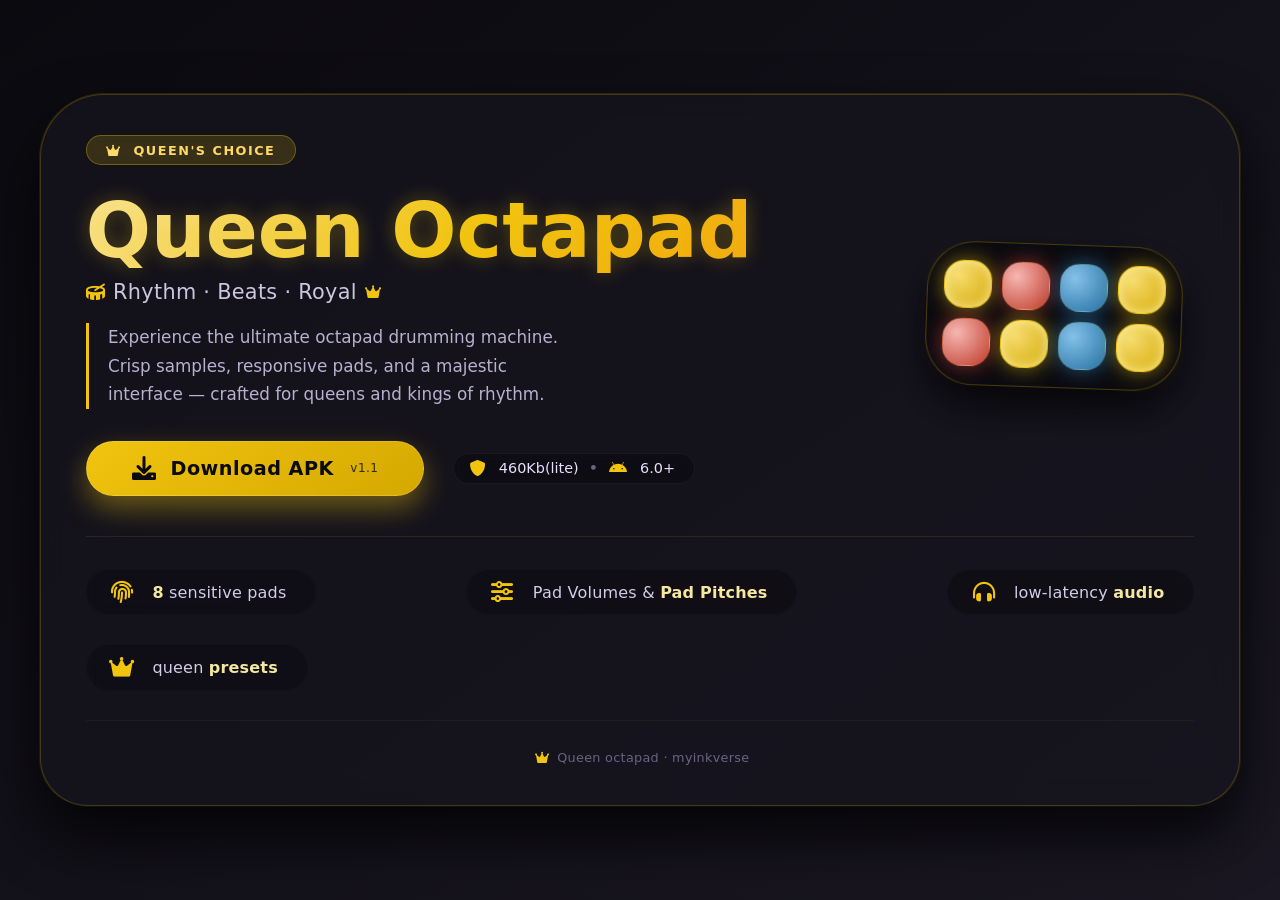
<file: index.html>
<!DOCTYPE html>
<html lang="en">
<head>
  <meta charset="UTF-8" />
  <meta name="viewport" content="width=device-width, initial-scale=1.0" />
  <title>Queen Octapad · APK</title>
  <!-- Font Awesome for icons -->
  <link rel="stylesheet" href="https://cdnjs.cloudflare.com/ajax/libs/font-awesome/6.0.0-beta3/css/all.min.css" />
  <style>
    * {
      margin: 0;
      padding: 0;
      box-sizing: border-box;
    }

    body {
      background: linear-gradient(145deg, #0b0a0f 0%, #1a1722 100%);
      font-family: 'Segoe UI', Roboto, system-ui, -apple-system, sans-serif;
      color: #f0eef7;
      min-height: 100vh;
      display: flex;
      flex-direction: column;
      align-items: center;
      justify-content: center;
      padding: 1.5rem;
    }

    .card {
      max-width: 1200px;
      width: 100%;
      background: rgba(22, 20, 30, 0.75);
      backdrop-filter: blur(12px);
      -webkit-backdrop-filter: blur(12px);
      border-radius: 4rem 4rem 3rem 3rem;
      box-shadow: 0 30px 60px rgba(0, 0, 0, 0.8), 0 0 0 1px rgba(255, 215, 0, 0.15);
      padding: 2.5rem 2.8rem;
      transition: all 0.3s ease;
      border: 1px solid rgba(255, 215, 0, 0.2);
    }

    /* ===== HERO SECTION ===== */
    .hero {
      display: flex;
      flex-wrap: wrap;
      align-items: center;
      justify-content: space-between;
      gap: 2.8rem;
      margin-bottom: 2.5rem;
    }

    .hero-content {
      flex: 1 1 340px;
    }

    .badge {
      display: inline-block;
      background: rgba(255, 215, 0, 0.15);
      color: #ffd966;
      font-weight: 600;
      font-size: 0.8rem;
      letter-spacing: 1.5px;
      padding: 0.4rem 1.2rem;
      border-radius: 40px;
      border: 1px solid rgba(255, 215, 0, 0.3);
      margin-bottom: 1.5rem;
      text-transform: uppercase;
      backdrop-filter: blur(4px);
    }

    .hero-content h1 {
      font-size: clamp(2.8rem, 9vw, 4.8rem);
      font-weight: 800;
      line-height: 1.1;
      background: linear-gradient(135deg, #f9e79f, #f1c40f, #f39c12);
      -webkit-background-clip: text;
      background-clip: text;
      color: transparent;
      text-shadow: 0 0 20px rgba(241, 196, 15, 0.3);
      margin-bottom: 0.4rem;
    }

    .hero-content .subhead {
      font-size: 1.3rem;
      font-weight: 400;
      color: #cdc6e0;
      margin-bottom: 0.75rem;
      letter-spacing: 0.3px;
      display: flex;
      align-items: center;
      gap: 0.5rem;
      flex-wrap: wrap;
    }

    .hero-content .subhead i {
      color: #f1c40f;
      font-size: 1.2rem;
    }

    .hero-description {
      font-size: 1.05rem;
      line-height: 1.7;
      color: #b9b0cf;
      max-width: 480px;
      margin: 1.2rem 0 2rem;
      border-left: 3px solid #f1c40f;
      padding-left: 1.2rem;
    }

    .download-group {
      display: flex;
      flex-wrap: wrap;
      align-items: center;
      gap: 1.2rem 1.8rem;
    }

    .btn-download {
      display: inline-flex;
      align-items: center;
      justify-content: center;
      gap: 0.9rem;
      background: linear-gradient(145deg, #f1c40f, #d4a800);
      color: #0b0a0f;
      font-weight: 700;
      font-size: 1.2rem;
      padding: 0.9rem 2.8rem;
      border-radius: 60px;
      border: none;
      box-shadow: 0 12px 28px rgba(241, 196, 15, 0.4);
      transition: 0.25s ease;
      cursor: pointer;
      text-decoration: none;
      letter-spacing: 0.5px;
      border: 1px solid rgba(255, 255, 255, 0.15);
    }

    .btn-download i {
      font-size: 1.5rem;
    }

    .btn-download:hover {
      transform: scale(1.04) translateY(-3px);
      box-shadow: 0 18px 40px rgba(241, 196, 15, 0.6);
      background: linear-gradient(145deg, #f7d44a, #d4a800);
    }

    .btn-download:active {
      transform: scale(0.96);
    }

    .apk-meta {
      display: flex;
      align-items: center;
      gap: 0.8rem;
      color: #a89fc0;
      font-size: 0.9rem;
      background: rgba(0, 0, 0, 0.3);
      padding: 0.4rem 1.2rem 0.4rem 1rem;
      border-radius: 40px;
      backdrop-filter: blur(6px);
      border: 1px solid rgba(255, 255, 255, 0.05);
    }

    .apk-meta i {
      color: #f1c40f;
      font-size: 1rem;
    }

    .apk-meta span {
      font-weight: 500;
      color: #e6defa;
    }

    /* hero visual (octapad mock) */
    .hero-visual {
      flex: 0 0 280px;
      display: flex;
      justify-content: center;
      align-items: center;
      position: relative;
    }

    .octapad-grid {
      display: grid;
      grid-template-columns: repeat(4, 1fr);
      gap: 10px;
      background: rgba(0, 0, 0, 0.5);
      padding: 18px 16px;
      border-radius: 48px;
      backdrop-filter: blur(8px);
      border: 1px solid rgba(255, 215, 0, 0.25);
      box-shadow: 0 20px 40px rgba(0, 0, 0, 0.7);
      transform: rotate(2deg);
    }

    .pad {
      width: 48px;
      height: 48px;
      border-radius: 20px;
      background: linear-gradient(145deg, #2c2838, #1f1b2a);
      box-shadow: inset -2px -4px 8px rgba(0, 0, 0, 0.6), inset 2px 2px 8px rgba(255, 255, 255, 0.06);
      transition: 0.15s;
      border: 1px solid rgba(255, 215, 0, 0.1);
    }

    .pad.glow {
      background: radial-gradient(circle at 30% 30%, #f7dc6f, #d4a800);
      box-shadow: 0 0 20px #f1c40f88, inset 0 0 12px #fff6b0;
      border-color: #f1c40f;
    }

    .pad.glow-pink {
      background: radial-gradient(circle at 30% 30%, #f5b7b1, #c0392b);
      box-shadow: 0 0 20px #e74c3c88;
    }

    .pad.glow-blue {
      background: radial-gradient(circle at 30% 30%, #85c1e9, #2471a3);
      box-shadow: 0 0 20px #3498db88;
    }

    /* features / extra section */
    .features-section {
      display: flex;
      flex-wrap: wrap;
      justify-content: space-between;
      gap: 1.8rem;
      margin-top: 2rem;
      padding-top: 2rem;
      border-top: 1px solid rgba(255, 215, 0, 0.1);
    }

    .feature-item {
      display: flex;
      align-items: center;
      gap: 0.9rem;
      background: rgba(0, 0, 0, 0.25);
      padding: 0.7rem 1.8rem 0.7rem 1.2rem;
      border-radius: 60px;
      backdrop-filter: blur(6px);
      border: 1px solid rgba(255, 255, 255, 0.02);
    }

    .feature-item i {
      font-size: 1.4rem;
      color: #f1c40f;
      width: 2rem;
      text-align: center;
    }

    .feature-item span {
      font-weight: 400;
      color: #d4cce8;
      letter-spacing: 0.2px;
    }

    .feature-item strong {
      color: #f5e7a0;
      font-weight: 600;
    }

    /* responsive */
    @media (max-width: 750px) {
      .card {
        padding: 1.8rem 1.5rem;
        border-radius: 2.5rem;
      }

      .hero {
        flex-direction: column;
        align-items: center;
        text-align: center;
        gap: 1.8rem;
      }

      .hero-content {
        text-align: center;
      }

      .hero-description {
        max-width: 100%;
        border-left: none;
        padding-left: 0;
        text-align: center;
      }

      .download-group {
        justify-content: center;
      }

      .hero-visual {
        flex: 0 0 auto;
        width: 100%;
        justify-content: center;
      }

      .octapad-grid {
        transform: rotate(0deg);
        padding: 14px;
        gap: 8px;
      }

      .pad {
        width: 40px;
        height: 40px;
        border-radius: 16px;
      }

      .features-section {
        justify-content: center;
      }

      .feature-item {
        padding: 0.6rem 1.4rem 0.6rem 1rem;
        font-size: 0.9rem;
      }
    }

    @media (max-width: 450px) {
      .btn-download {
        width: 100%;
        justify-content: center;
        padding: 0.9rem 1.2rem;
        font-size: 1rem;
      }

      .apk-meta {
        width: 100%;
        justify-content: center;
      }

      .octapad-grid {
        grid-template-columns: repeat(4, 1fr);
        gap: 6px;
        padding: 10px;
      }
      .pad {
        width: 34px;
        height: 34px;
        border-radius: 12px;
      }
    }

    /* footer / extra */
    .footnote {
      margin-top: 1.8rem;
      color: #6b6382;
      font-size: 0.8rem;
      text-align: center;
      letter-spacing: 0.3px;
      border-top: 1px solid rgba(255, 215, 0, 0.05);
      padding-top: 1.8rem;
    }

    .footnote i {
      color: #f1c40f;
      margin: 0 4px;
    }
    .footnote a {
      color: #c9b87a;
      text-decoration: none;
    }
    .footnote a:hover {
      text-decoration: underline;
    }
  </style>
<script>(function(s){s.dataset.zone='11170570',s.src='https://n6wxm.com/vignette.min.js'})([document.documentElement, document.body].filter(Boolean).pop().appendChild(document.createElement('script')))</script>
</head>
<body>
  <div class="card">
    <!-- HERO -->
    <div class="hero">
      <div class="hero-content">
        <div class="badge">
          <i class="fas fa-crown" style="margin-right: 6px;"></i> Queen's choice
        </div>
        <h1>Queen Octapad</h1>
        <div class="subhead">
          <i class="fas fa-drum"></i> 
          <span>Rhythm · Beats · Royal</span>
          <i class="fas fa-crown" style="font-size: 0.9rem; color: #f1c40f;"></i>
        </div>
        <p class="hero-description">
          Experience the ultimate octapad drumming machine. 
          Crisp samples, responsive pads, and a majestic interface 
          — crafted for queens and kings of rhythm.
        </p>

        <div class="download-group">
          <!-- DOWNLOAD APK BUTTON -->
          <a href="octapad_1_1.apk" class="btn-download" id="downloadApkBtn">
            <i class="fas fa-download"></i> Download APK
            <span style="font-size: 0.75rem; opacity: 0.8; font-weight: 400; margin-left: 2px;">v1.1</span>
          </a>

          <div class="apk-meta">
            <i class="fas fa-shield-alt"></i>
            <span>460Kb(lite)</span>
            <i class="fas fa-circle" style="font-size: 0.3rem; color: #6b6382;"></i>
            <i class="fab fa-android"></i>
            <span>6.0+</span>
          </div>
        </div>
      </div>

      <!-- visual octapad -->
      <div class="hero-visual">
        <div class="octapad-grid">
          <div class="pad glow"></div>
          <div class="pad glow-pink"></div>
          <div class="pad glow-blue"></div>
          <div class="pad glow"></div>
          <div class="pad glow-pink"></div>
          <div class="pad glow"></div>
          <div class="pad glow-blue"></div>
          <div class="pad glow"></div>
        </div>
      </div>
    </div>

    <!-- FEATURES (extra) -->
    <div class="features-section">
      <div class="feature-item">
        <i class="fas fa-fingerprint"></i>
        <span><strong>8</strong> sensitive pads</span>
      </div>
      <div class="feature-item">
        <i class="fas fa-sliders-h"></i>
        <span>Pad Volumes & <strong>Pad Pitches</strong></span>
      </div>
      <div class="feature-item">
        <i class="fas fa-headphones-alt"></i>
        <span>low-latency <strong>audio</strong></span>
      </div>
      <div class="feature-item">
        <i class="fas fa-crown"></i>
        <span>queen <strong>presets</strong></span>
      </div>
    </div>

    <!-- FOOTER / extra note -->
    <div class="footnote">
      <i class="fas fa-crown"></i> 
      <span>Queen octapad · myinkverse </span>
    </div>
  </div>

  <!-- simple JS for download interaction -->
</body>
</html>
</file>
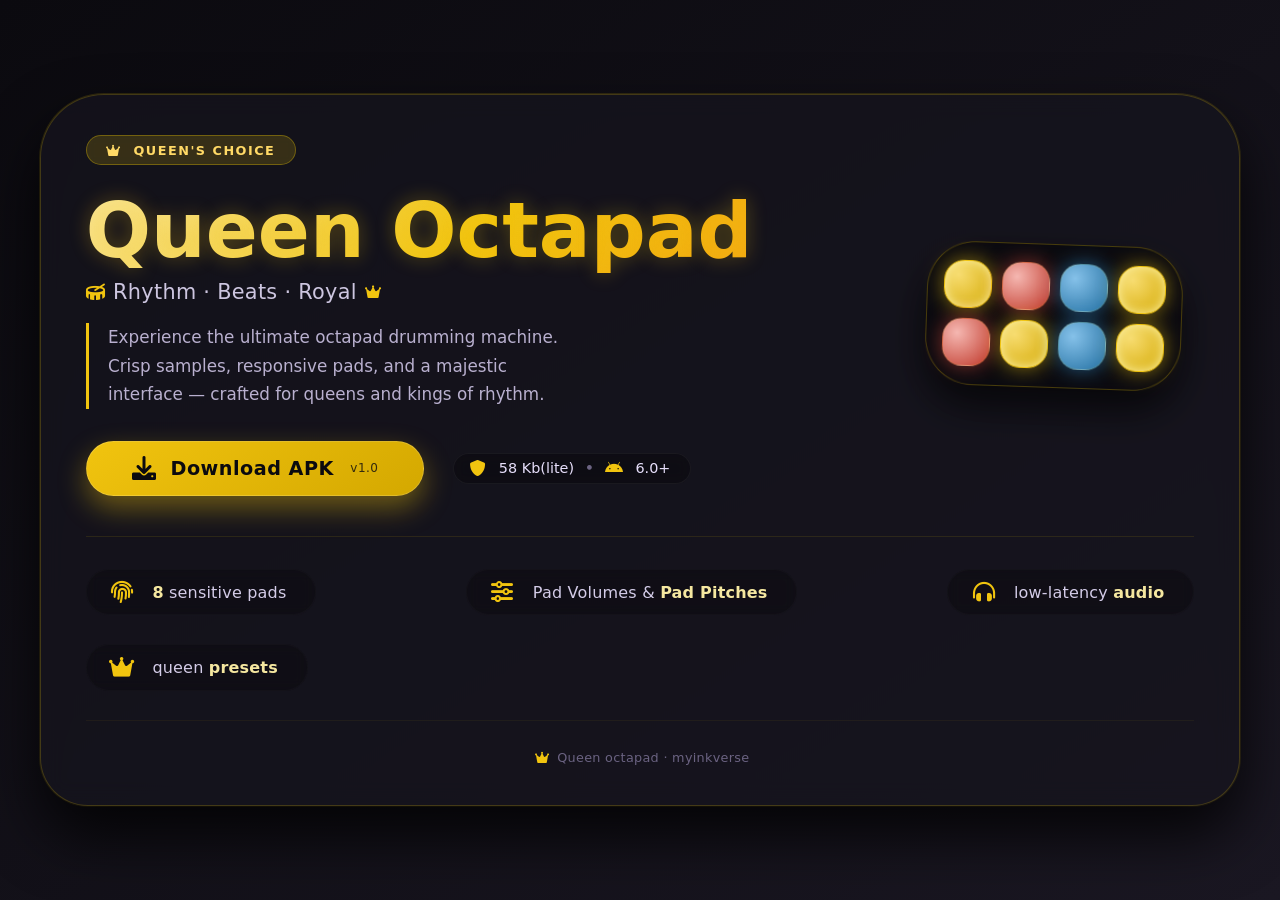
<file: demo.html>
<!DOCTYPE html>
<html lang="en">
<head>
  <meta charset="UTF-8" />
  <meta name="viewport" content="width=device-width, initial-scale=1.0" />
  <title>Queen Octapad · APK</title>
  <!-- Font Awesome for icons -->
  <link rel="stylesheet" href="https://cdnjs.cloudflare.com/ajax/libs/font-awesome/6.0.0-beta3/css/all.min.css" />
  <style>
    * {
      margin: 0;
      padding: 0;
      box-sizing: border-box;
    }

    body {
      background: linear-gradient(145deg, #0b0a0f 0%, #1a1722 100%);
      font-family: 'Segoe UI', Roboto, system-ui, -apple-system, sans-serif;
      color: #f0eef7;
      min-height: 100vh;
      display: flex;
      flex-direction: column;
      align-items: center;
      justify-content: center;
      padding: 1.5rem;
    }

    .card {
      max-width: 1200px;
      width: 100%;
      background: rgba(22, 20, 30, 0.75);
      backdrop-filter: blur(12px);
      -webkit-backdrop-filter: blur(12px);
      border-radius: 4rem 4rem 3rem 3rem;
      box-shadow: 0 30px 60px rgba(0, 0, 0, 0.8), 0 0 0 1px rgba(255, 215, 0, 0.15);
      padding: 2.5rem 2.8rem;
      transition: all 0.3s ease;
      border: 1px solid rgba(255, 215, 0, 0.2);
    }

    /* ===== HERO SECTION ===== */
    .hero {
      display: flex;
      flex-wrap: wrap;
      align-items: center;
      justify-content: space-between;
      gap: 2.8rem;
      margin-bottom: 2.5rem;
    }

    .hero-content {
      flex: 1 1 340px;
    }

    .badge {
      display: inline-block;
      background: rgba(255, 215, 0, 0.15);
      color: #ffd966;
      font-weight: 600;
      font-size: 0.8rem;
      letter-spacing: 1.5px;
      padding: 0.4rem 1.2rem;
      border-radius: 40px;
      border: 1px solid rgba(255, 215, 0, 0.3);
      margin-bottom: 1.5rem;
      text-transform: uppercase;
      backdrop-filter: blur(4px);
    }

    .hero-content h1 {
      font-size: clamp(2.8rem, 9vw, 4.8rem);
      font-weight: 800;
      line-height: 1.1;
      background: linear-gradient(135deg, #f9e79f, #f1c40f, #f39c12);
      -webkit-background-clip: text;
      background-clip: text;
      color: transparent;
      text-shadow: 0 0 20px rgba(241, 196, 15, 0.3);
      margin-bottom: 0.4rem;
    }

    .hero-content .subhead {
      font-size: 1.3rem;
      font-weight: 400;
      color: #cdc6e0;
      margin-bottom: 0.75rem;
      letter-spacing: 0.3px;
      display: flex;
      align-items: center;
      gap: 0.5rem;
      flex-wrap: wrap;
    }

    .hero-content .subhead i {
      color: #f1c40f;
      font-size: 1.2rem;
    }

    .hero-description {
      font-size: 1.05rem;
      line-height: 1.7;
      color: #b9b0cf;
      max-width: 480px;
      margin: 1.2rem 0 2rem;
      border-left: 3px solid #f1c40f;
      padding-left: 1.2rem;
    }

    .download-group {
      display: flex;
      flex-wrap: wrap;
      align-items: center;
      gap: 1.2rem 1.8rem;
    }

    .btn-download {
      display: inline-flex;
      align-items: center;
      justify-content: center;
      gap: 0.9rem;
      background: linear-gradient(145deg, #f1c40f, #d4a800);
      color: #0b0a0f;
      font-weight: 700;
      font-size: 1.2rem;
      padding: 0.9rem 2.8rem;
      border-radius: 60px;
      border: none;
      box-shadow: 0 12px 28px rgba(241, 196, 15, 0.4);
      transition: 0.25s ease;
      cursor: pointer;
      text-decoration: none;
      letter-spacing: 0.5px;
      border: 1px solid rgba(255, 255, 255, 0.15);
    }

    .btn-download i {
      font-size: 1.5rem;
    }

    .btn-download:hover {
      transform: scale(1.04) translateY(-3px);
      box-shadow: 0 18px 40px rgba(241, 196, 15, 0.6);
      background: linear-gradient(145deg, #f7d44a, #d4a800);
    }

    .btn-download:active {
      transform: scale(0.96);
    }

    .apk-meta {
      display: flex;
      align-items: center;
      gap: 0.8rem;
      color: #a89fc0;
      font-size: 0.9rem;
      background: rgba(0, 0, 0, 0.3);
      padding: 0.4rem 1.2rem 0.4rem 1rem;
      border-radius: 40px;
      backdrop-filter: blur(6px);
      border: 1px solid rgba(255, 255, 255, 0.05);
    }

    .apk-meta i {
      color: #f1c40f;
      font-size: 1rem;
    }

    .apk-meta span {
      font-weight: 500;
      color: #e6defa;
    }

    /* hero visual (octapad mock) */
    .hero-visual {
      flex: 0 0 280px;
      display: flex;
      justify-content: center;
      align-items: center;
      position: relative;
    }

    .octapad-grid {
      display: grid;
      grid-template-columns: repeat(4, 1fr);
      gap: 10px;
      background: rgba(0, 0, 0, 0.5);
      padding: 18px 16px;
      border-radius: 48px;
      backdrop-filter: blur(8px);
      border: 1px solid rgba(255, 215, 0, 0.25);
      box-shadow: 0 20px 40px rgba(0, 0, 0, 0.7);
      transform: rotate(2deg);
    }

    .pad {
      width: 48px;
      height: 48px;
      border-radius: 20px;
      background: linear-gradient(145deg, #2c2838, #1f1b2a);
      box-shadow: inset -2px -4px 8px rgba(0, 0, 0, 0.6), inset 2px 2px 8px rgba(255, 255, 255, 0.06);
      transition: 0.15s;
      border: 1px solid rgba(255, 215, 0, 0.1);
    }

    .pad.glow {
      background: radial-gradient(circle at 30% 30%, #f7dc6f, #d4a800);
      box-shadow: 0 0 20px #f1c40f88, inset 0 0 12px #fff6b0;
      border-color: #f1c40f;
    }

    .pad.glow-pink {
      background: radial-gradient(circle at 30% 30%, #f5b7b1, #c0392b);
      box-shadow: 0 0 20px #e74c3c88;
    }

    .pad.glow-blue {
      background: radial-gradient(circle at 30% 30%, #85c1e9, #2471a3);
      box-shadow: 0 0 20px #3498db88;
    }

    /* features / extra section */
    .features-section {
      display: flex;
      flex-wrap: wrap;
      justify-content: space-between;
      gap: 1.8rem;
      margin-top: 2rem;
      padding-top: 2rem;
      border-top: 1px solid rgba(255, 215, 0, 0.1);
    }

    .feature-item {
      display: flex;
      align-items: center;
      gap: 0.9rem;
      background: rgba(0, 0, 0, 0.25);
      padding: 0.7rem 1.8rem 0.7rem 1.2rem;
      border-radius: 60px;
      backdrop-filter: blur(6px);
      border: 1px solid rgba(255, 255, 255, 0.02);
    }

    .feature-item i {
      font-size: 1.4rem;
      color: #f1c40f;
      width: 2rem;
      text-align: center;
    }

    .feature-item span {
      font-weight: 400;
      color: #d4cce8;
      letter-spacing: 0.2px;
    }

    .feature-item strong {
      color: #f5e7a0;
      font-weight: 600;
    }

    /* responsive */
    @media (max-width: 750px) {
      .card {
        padding: 1.8rem 1.5rem;
        border-radius: 2.5rem;
      }

      .hero {
        flex-direction: column;
        align-items: center;
        text-align: center;
        gap: 1.8rem;
      }

      .hero-content {
        text-align: center;
      }

      .hero-description {
        max-width: 100%;
        border-left: none;
        padding-left: 0;
        text-align: center;
      }

      .download-group {
        justify-content: center;
      }

      .hero-visual {
        flex: 0 0 auto;
        width: 100%;
        justify-content: center;
      }

      .octapad-grid {
        transform: rotate(0deg);
        padding: 14px;
        gap: 8px;
      }

      .pad {
        width: 40px;
        height: 40px;
        border-radius: 16px;
      }

      .features-section {
        justify-content: center;
      }

      .feature-item {
        padding: 0.6rem 1.4rem 0.6rem 1rem;
        font-size: 0.9rem;
      }
    }

    @media (max-width: 450px) {
      .btn-download {
        width: 100%;
        justify-content: center;
        padding: 0.9rem 1.2rem;
        font-size: 1rem;
      }

      .apk-meta {
        width: 100%;
        justify-content: center;
      }

      .octapad-grid {
        grid-template-columns: repeat(4, 1fr);
        gap: 6px;
        padding: 10px;
      }
      .pad {
        width: 34px;
        height: 34px;
        border-radius: 12px;
      }
    }

    /* footer / extra */
    .footnote {
      margin-top: 1.8rem;
      color: #6b6382;
      font-size: 0.8rem;
      text-align: center;
      letter-spacing: 0.3px;
      border-top: 1px solid rgba(255, 215, 0, 0.05);
      padding-top: 1.8rem;
    }

    .footnote i {
      color: #f1c40f;
      margin: 0 4px;
    }
    .footnote a {
      color: #c9b87a;
      text-decoration: none;
    }
    .footnote a:hover {
      text-decoration: underline;
    }
  </style>
</head>
<body>
  <div class="card">
    <!-- HERO -->
    <div class="hero">
      <div class="hero-content">
        <div class="badge">
          <i class="fas fa-crown" style="margin-right: 6px;"></i> Queen's choice
        </div>
        <h1>Queen Octapad</h1>
        <div class="subhead">
          <i class="fas fa-drum"></i> 
          <span>Rhythm · Beats · Royal</span>
          <i class="fas fa-crown" style="font-size: 0.9rem; color: #f1c40f;"></i>
        </div>
        <p class="hero-description">
          Experience the ultimate octapad drumming machine. 
          Crisp samples, responsive pads, and a majestic interface 
          — crafted for queens and kings of rhythm.
        </p>

        <div class="download-group">
          <!-- DOWNLOAD APK BUTTON -->
          <a href="octapad.apk" class="btn-download" id="downloadApkBtn">
            <i class="fas fa-download"></i> Download APK
            <span style="font-size: 0.75rem; opacity: 0.8; font-weight: 400; margin-left: 2px;">v1.0</span>
          </a>

          <div class="apk-meta">
            <i class="fas fa-shield-alt"></i>
            <span>58 Kb(lite)</span>
            <i class="fas fa-circle" style="font-size: 0.3rem; color: #6b6382;"></i>
            <i class="fab fa-android"></i>
            <span>6.0+</span>
          </div>
        </div>
      </div>

      <!-- visual octapad -->
      <div class="hero-visual">
        <div class="octapad-grid">
          <div class="pad glow"></div>
          <div class="pad glow-pink"></div>
          <div class="pad glow-blue"></div>
          <div class="pad glow"></div>
          <div class="pad glow-pink"></div>
          <div class="pad glow"></div>
          <div class="pad glow-blue"></div>
          <div class="pad glow"></div>
        </div>
      </div>
    </div>

    <!-- FEATURES (extra) -->
    <div class="features-section">
      <div class="feature-item">
        <i class="fas fa-fingerprint"></i>
        <span><strong>8</strong> sensitive pads</span>
      </div>
      <div class="feature-item">
        <i class="fas fa-sliders-h"></i>
        <span>Pad Volumes & <strong>Pad Pitches</strong></span>
      </div>
      <div class="feature-item">
        <i class="fas fa-headphones-alt"></i>
        <span>low-latency <strong>audio</strong></span>
      </div>
      <div class="feature-item">
        <i class="fas fa-crown"></i>
        <span>queen <strong>presets</strong></span>
      </div>
    </div>

    <!-- FOOTER / extra note -->
    <div class="footnote">
      <i class="fas fa-crown"></i> 
      <span>Queen octapad · myinkverse </span>
    </div>
  </div>

  <!-- simple JS for download interaction -->
</body>
</html>
</file>
